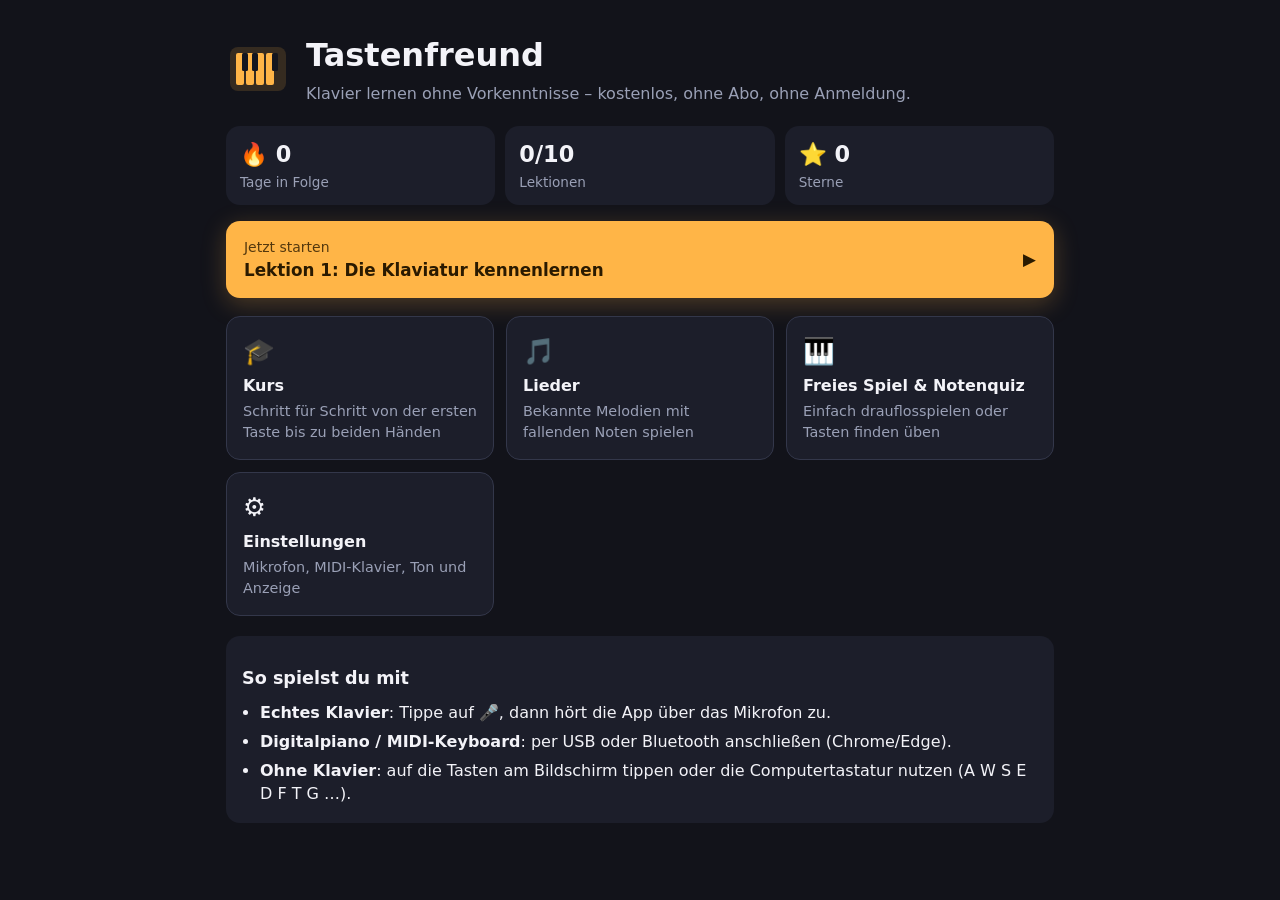
<file: index.html>
<!doctype html>
<html lang="de">
<head>
  <meta charset="utf-8">
  <meta name="viewport" content="width=device-width, initial-scale=1, viewport-fit=cover">
  <title>Tastenfreund – Klavier lernen</title>
  <meta name="description" content="Klavier lernen ohne Vorkenntnisse – kostenlos, ohne Abo, ohne Anmeldung.">
  <meta name="theme-color" content="#14161f">
  <link rel="manifest" href="manifest.webmanifest">
  <link rel="icon" href="icon.svg" type="image/svg+xml">
  <link rel="apple-touch-icon" href="icon.svg">
  <link rel="stylesheet" href="css/style.css">
</head>
<body>
<div id="app">

  <!-- ============ START ============ -->
  <section id="screen-home" class="screen">
    <div class="wrap">
      <header class="hero">
        <div class="logo" aria-hidden="true">
          <svg viewBox="0 0 64 64"><rect x="4" y="10" width="56" height="44" rx="8" fill="currentColor" opacity=".15"/><g fill="currentColor"><rect x="10" y="16" width="8" height="32" rx="2"/><rect x="20" y="16" width="8" height="32" rx="2"/><rect x="30" y="16" width="8" height="32" rx="2"/><rect x="40" y="16" width="8" height="32" rx="2"/></g><g fill="#14161f"><rect x="16" y="16" width="6" height="18" rx="1.5"/><rect x="26" y="16" width="6" height="18" rx="1.5"/><rect x="46" y="16" width="6" height="18" rx="1.5"/></g></svg>
        </div>
        <div>
          <h1>Tastenfreund</h1>
          <p class="muted">Klavier lernen ohne Vorkenntnisse – kostenlos, ohne Abo, ohne Anmeldung.</p>
        </div>
      </header>

      <div class="stats" id="home-stats"></div>

      <button class="cta" id="home-continue"></button>

      <div class="grid">
        <a class="card" href="#lessons">
          <span class="card-icon">🎓</span>
          <strong>Kurs</strong>
          <span class="muted">Schritt für Schritt von der ersten Taste bis zu beiden Händen</span>
        </a>
        <a class="card" href="#songs">
          <span class="card-icon">🎵</span>
          <strong>Lieder</strong>
          <span class="muted">Bekannte Melodien mit fallenden Noten spielen</span>
        </a>
        <a class="card" href="#free">
          <span class="card-icon">🎹</span>
          <strong>Freies Spiel &amp; Notenquiz</strong>
          <span class="muted">Einfach drauflosspielen oder Tasten finden üben</span>
        </a>
        <a class="card" href="#settings">
          <span class="card-icon">⚙️</span>
          <strong>Einstellungen</strong>
          <span class="muted">Mikrofon, MIDI-Klavier, Ton und Anzeige</span>
        </a>
      </div>

      <div class="info">
        <h2>So spielst du mit</h2>
        <ul>
          <li><b>Echtes Klavier</b>: Tippe auf 🎤, dann hört die App über das Mikrofon zu.</li>
          <li><b>Digitalpiano / MIDI-Keyboard</b>: per USB oder Bluetooth anschließen (Chrome/Edge).</li>
          <li><b>Ohne Klavier</b>: auf die Tasten am Bildschirm tippen oder die Computertastatur nutzen (A W S E D F T G …).</li>
        </ul>
      </div>
    </div>
  </section>

  <!-- ============ KURS ============ -->
  <section id="screen-lessons" class="screen">
    <div class="wrap">
      <header class="topbar"><a class="icon-btn" href="#home" aria-label="Zurück">←</a><h1>Kurs</h1></header>
      <p class="muted">Jede Lektion baut auf der vorherigen auf. Mit mindestens einem Stern schaltest du die nächste frei.</p>
      <ol class="list" id="lesson-list"></ol>
    </div>
  </section>

  <!-- ============ LIEDER ============ -->
  <section id="screen-songs" class="screen">
    <div class="wrap">
      <header class="topbar"><a class="icon-btn" href="#home" aria-label="Zurück">←</a><h1>Lieder</h1></header>
      <div class="chips" id="song-filter">
        <button class="chip active" data-level="0">Alle</button>
        <button class="chip" data-level="1">Leicht</button>
        <button class="chip" data-level="2">Mittel</button>
        <button class="chip" data-level="3">Beide Hände</button>
      </div>
      <ul class="list" id="song-list"></ul>
    </div>
  </section>

  <!-- ============ SPIELER ============ -->
  <section id="screen-player" class="screen player">
    <header class="player-bar">
      <div class="row">
        <button class="icon-btn" id="pl-back" aria-label="Zurück">←</button>
        <div class="pl-title"><strong id="pl-title"></strong><span id="pl-sub" class="muted"></span></div>
        <button class="icon-btn" id="pl-restart" title="Von vorne" aria-label="Von vorne">⟲</button>
        <button class="icon-btn primary" id="pl-play" title="Start/Pause (Leertaste)" aria-label="Start/Pause">▶</button>
      </div>
      <div class="row controls">
        <select id="pl-mode" title="Übungsmodus">
          <option value="wait">Warte-Modus</option>
          <option value="rhythm">Rhythmus-Modus</option>
        </select>
        <select id="pl-hands" title="Welche Hand übst du?">
          <option value="both">Beide Hände</option>
          <option value="R">Nur rechte Hand</option>
          <option value="L">Nur linke Hand</option>
        </select>
        <label class="tempo">Tempo <input type="range" id="pl-tempo" min="30" max="150" step="5" value="100"><span id="pl-tempo-val">100%</span></label>
        <button class="toggle" id="pl-metro" aria-pressed="false">Metronom</button>
        <button class="toggle" id="pl-demo">👂 Vorspielen</button>
        <button class="toggle" id="pl-mic" aria-pressed="false" title="Echtes Klavier über Mikrofon">🎤 Mikrofon</button>
      </div>
    </header>
    <div class="progress"><div id="pl-progress"></div></div>
    <div class="stage" id="pl-stage">
      <canvas id="pl-canvas"></canvas>
      <div class="hint" id="pl-hint"></div>
      <div class="score" id="pl-score"></div>
      <div class="feedback" id="pl-feedback"></div>
      <div class="countdown" id="pl-count"></div>

      <div class="overlay" id="pl-overlay" hidden>
        <div class="dialog" id="pl-dialog"></div>
      </div>
    </div>
    <div class="kb" id="pl-keyboard"></div>
    <div class="input-status" id="pl-input"></div>
  </section>

  <!-- ============ FREIES SPIEL ============ -->
  <section id="screen-free" class="screen player">
    <header class="player-bar">
      <div class="row">
        <a class="icon-btn" href="#home" aria-label="Zurück">←</a>
        <div class="pl-title"><strong>Freies Spiel</strong><span class="muted">Spiel einfach los</span></div>
        <button class="toggle" id="fr-quiz">🎯 Notenquiz</button>
      </div>
    </header>
    <div class="stage free-stage">
      <div class="free-display">
        <div class="free-note" id="fr-note">♪</div>
        <div class="free-sub muted" id="fr-sub">Drücke eine Taste</div>
        <div class="quiz-bar" id="fr-quizbar" hidden></div>
      </div>
    </div>
    <div class="kb" id="fr-keyboard"></div>
    <div class="input-status" id="fr-input"></div>
  </section>

  <!-- ============ EINSTELLUNGEN ============ -->
  <section id="screen-settings" class="screen">
    <div class="wrap">
      <header class="topbar"><a class="icon-btn" href="#home" aria-label="Zurück">←</a><h1>Einstellungen</h1></header>

      <div class="setting">
        <div><strong>Lautstärke</strong><span class="muted">Ton der App</span></div>
        <input type="range" id="st-volume" min="0" max="100" step="5">
      </div>
      <div class="setting">
        <div><strong>Notennamen auf den Tasten</strong><span class="muted">Hilft am Anfang beim Orientieren</span></div>
        <select id="st-labels">
          <option value="all">Alle weißen Tasten</option>
          <option value="c">Nur C</option>
          <option value="none">Aus</option>
        </select>
      </div>
      <div class="setting">
        <div><strong>Computertasten anzeigen</strong><span class="muted">Zeigt z. B. „A“ auf der Taste C</span></div>
        <input type="checkbox" id="st-keyhints" class="switch">
      </div>

      <h2>Digitalpiano / MIDI</h2>
      <div class="setting">
        <div><strong>MIDI-Gerät verbinden</strong><span class="muted" id="st-midi-status">Nicht verbunden</span></div>
        <button class="btn" id="st-midi">Verbinden</button>
      </div>
      <div class="setting">
        <div><strong>App-Ton bei MIDI-Eingabe</strong><span class="muted">Einschalten, wenn dein Keyboard selbst keinen Lautsprecher hat</span></div>
        <input type="checkbox" id="st-midisound" class="switch">
      </div>

      <h2>Echtes Klavier (Mikrofon)</h2>
      <div class="setting">
        <div><strong>Mikrofon-Test</strong><span class="muted" id="st-mic-status">Spiele einen Ton – die App zeigt, was sie hört</span></div>
        <button class="btn" id="st-mic">Mikrofon starten</button>
      </div>
      <div class="mic-meter"><div id="st-mic-level"></div><span id="st-mic-note">–</span></div>
      <div class="setting" style="margin-top:8px">
        <div><strong>Empfindlichkeit</strong><span class="muted">Niedrig bei lauter Umgebung, hoch bei leisem Klavier oder weit entferntem Laptop</span></div>
        <select id="st-micsens">
          <option value="1">Niedrig</option>
          <option value="2">Normal</option>
          <option value="3">Hoch</option>
        </select>
      </div>
      <div class="setting">
        <div><strong>Klavier einmessen</strong><span class="muted" id="st-tune-status"></span></div>
        <button class="btn" id="st-tune">Einmessen</button>
      </div>
      <div class="setting">
        <div><strong>Mikrofon automatisch starten</strong><span class="muted">Für echte Klaviere: Mikrofon bei jeder Übung einschalten</span></div>
        <input type="checkbox" id="st-micauto" class="switch">
      </div>
      <p class="muted small">Tipp: Das Mikrofon erkennt am zuverlässigsten einzelne Töne. Spiele am Anfang langsam und deutlich. Akkorde werden im Mikrofon-Modus als „richtig“ gezählt, sobald einer ihrer Töne erkannt wird.</p>

      <h2>Fortschritt</h2>
      <div class="setting">
        <div><strong>Fortschritt zurücksetzen</strong><span class="muted">Löscht Sterne, Lektionen und Serie auf diesem Gerät</span></div>
        <button class="btn danger" id="st-reset">Zurücksetzen</button>
      </div>
      <p class="muted small">Dein Fortschritt wird nur lokal in diesem Browser gespeichert. Es gibt kein Konto, keine Werbung und kein Abo.</p>
    </div>
  </section>
</div>

<div class="toast" id="toast" hidden></div>

<script src="js/music.js"></script>
<script src="js/synth.js"></script>
<script src="js/storage.js"></script>
<script src="js/keyboard.js"></script>
<script src="js/input.js"></script>
<script src="js/songs.js"></script>
<script src="js/lessons.js"></script>
<script src="js/player.js"></script>
<script src="js/freeplay.js"></script>
<script src="js/app.js"></script>
</body>
</html>
</file>
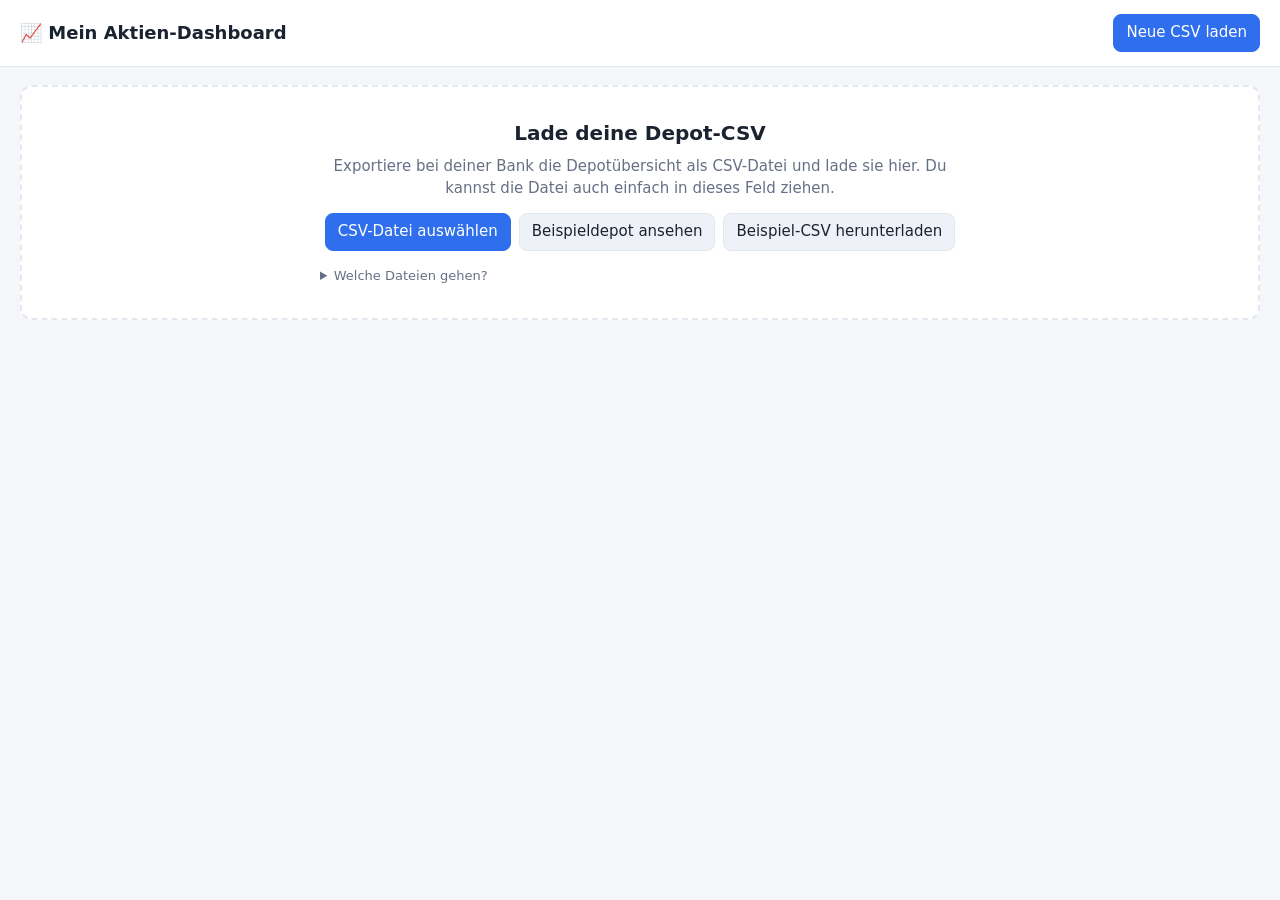
<file: aktien/index.html>
<!doctype html>
<html lang="de">
<head>
<meta charset="utf-8">
<meta name="viewport" content="width=device-width, initial-scale=1">
<title>Mein Aktien-Dashboard</title>
<style>
  :root {
    --bg: #f4f6f9; --panel: #ffffff; --text: #1b2330; --muted: #667085;
    --line: #e3e7ee; --accent: #2f6fed; --up: #12924f; --down: #d0343a; --chip: #eef2f8;
  }
  @media (prefers-color-scheme: dark) {
    :root {
      --bg: #10141b; --panel: #181e28; --text: #e6eaf0; --muted: #98a2b3;
      --line: #273041; --accent: #5b8cff; --up: #3ccf7f; --down: #ff6369; --chip: #212a38;
    }
  }
  * { box-sizing: border-box; }
  body { margin: 0; font: 15px/1.45 system-ui, -apple-system, "Segoe UI", Roboto, sans-serif; background: var(--bg); color: var(--text); }
  header { display: flex; flex-wrap: wrap; align-items: center; gap: 10px; padding: 14px 20px; background: var(--panel);
           border-bottom: 1px solid var(--line); position: sticky; top: 0; z-index: 5; }
  header h1 { font-size: 18px; margin: 0 auto 0 0; }
  header .stand { color: var(--muted); font-size: 13px; }
  button, .btn { font: inherit; border: 1px solid var(--line); background: var(--chip); color: var(--text);
                 padding: 7px 12px; border-radius: 8px; cursor: pointer; text-decoration: none; display: inline-block; }
  .primary { background: var(--accent) !important; border-color: var(--accent) !important; color: #fff !important; }
  main { padding: 18px 20px 40px; max-width: 1300px; margin: 0 auto; }
  .banner { padding: 10px 14px; border-radius: 10px; margin-bottom: 14px; border: 1px solid var(--line); background: var(--panel); }
  .banner.ok { border-color: var(--up); background: color-mix(in srgb, var(--up) 10%, var(--panel)); }
  .banner.err { border-color: var(--down); background: color-mix(in srgb, var(--down) 10%, var(--panel)); }
  .tiles { display: grid; grid-template-columns: repeat(auto-fit, minmax(200px, 1fr)); gap: 12px; margin-bottom: 16px; }
  .tile { background: var(--panel); border: 1px solid var(--line); border-radius: 12px; padding: 14px 16px; }
  .tile .label { color: var(--muted); font-size: 13px; }
  .tile .value { font-size: 22px; font-weight: 650; margin-top: 4px; font-variant-numeric: tabular-nums; }
  .tile .sub { font-size: 13px; margin-top: 2px; font-variant-numeric: tabular-nums; }
  .panel { background: var(--panel); border: 1px solid var(--line); border-radius: 12px; overflow: hidden; }
  .panel h2 { font-size: 15px; margin: 0; padding: 10px 16px; border-bottom: 1px solid var(--line); display: flex; flex-wrap: wrap; align-items: center; gap: 8px; }
  .tabs { display: flex; gap: 6px; margin-left: auto; }
  .tabs button { padding: 3px 10px; font-size: 13px; }
  .tabs button.on { background: var(--accent); border-color: var(--accent); color: #fff; }
  .tablewrap { overflow-x: auto; }
  table { width: 100%; border-collapse: collapse; font-variant-numeric: tabular-nums; }
  th, td { padding: 9px 12px; text-align: right; white-space: nowrap; border-bottom: 1px solid var(--line); }
  th { font-size: 12px; color: var(--muted); font-weight: 600; cursor: pointer; user-select: none; }
  th:first-child, td:first-child { text-align: left; white-space: normal; min-width: 180px; }
  tbody tr:hover { background: var(--chip); }
  .sym { font-weight: 650; }
  .small { color: var(--muted); font-size: 12px; display: block; }
  .kind { font-size: 11px; background: var(--chip); border-radius: 4px; padding: 0 5px; margin-left: 6px; color: var(--muted); }
  .bar { height: 4px; background: var(--chip); border-radius: 2px; margin-top: 3px; }
  .bar i { display: block; height: 100%; background: var(--accent); border-radius: 2px; }
  .up { color: var(--up); } .down { color: var(--down); }
  .drop { border: 2px dashed var(--line); border-radius: 12px; padding: 32px 20px; text-align: center; background: var(--panel); margin-bottom: 16px; }
  .drop.over { border-color: var(--accent); }
  .drop h2 { margin: 0 0 8px; font-size: 20px; }
  .drop p { color: var(--muted); max-width: 620px; margin: 8px auto; }
  .drop .row { display: flex; gap: 8px; justify-content: center; flex-wrap: wrap; margin-top: 14px; }
  code { background: var(--chip); padding: 1px 5px; border-radius: 5px; }
  details { margin: 16px auto 0; color: var(--muted); font-size: 13px; text-align: left; max-width: 640px; }
  .hidden { display: none !important; }
  @media (max-width: 600px) { header { padding: 12px 16px; } main { padding: 14px 16px 32px; } }
</style>
</head>
<body>
<header>
  <h1>📈 Mein Aktien-Dashboard</h1>
  <span id="stand" class="stand"></span>
  <label class="btn primary" for="csvInput">Neue CSV laden</label>
  <input id="csvInput" type="file" accept=".csv,.txt,text/csv" class="hidden">
</header>

<main>
  <div id="banner" class="banner hidden"></div>

  <div id="drop" class="drop">
    <h2>Lade deine Depot-CSV</h2>
    <p>Exportiere bei deiner Bank die Depotübersicht als CSV-Datei und lade sie hier.
       Du kannst die Datei auch einfach in dieses Feld ziehen.</p>
    <div class="row">
      <label class="btn primary" for="csvInput">CSV-Datei auswählen</label>
      <button id="demo">Beispieldepot ansehen</button>
      <button id="dlExample">Beispiel-CSV herunterladen</button>
    </div>
    <details>
      <summary>Welche Dateien gehen?</summary>
      <ul>
        <li>Depot-Exporte deutscher Banken (z. B. mit den Spalten <code>Name</code>, <code>WKN</code>, <code>Stück</code>, <code>Einstandskurs</code>, <code>Kurs</code>). Infozeilen über der Tabelle sind kein Problem.</li>
        <li>Eigene Listen gehen auch. Wichtig sind die Spalten <code>WKN</code>, <code>ISIN</code> oder <code>Symbol</code>, dazu <code>Anzahl</code>, <code>Kaufkurs</code> und <code>Kurs</code>.</li>
        <li>Zahlen dürfen deutsch geschrieben sein (<code>1.234,56</code>).</li>
        <li>Deine Datei bleibt auf deinem Gerät. Nichts wird ins Internet geschickt.</li>
      </ul>
    </details>
  </div>

  <section id="tiles" class="tiles hidden"></section>

  <section id="table" class="panel hidden">
    <h2>Depot <span id="count" class="small" style="display:inline"></span>
      <span class="tabs" id="tabs">
        <button data-f="all" class="on">Alle</button><button data-f="aktie">Aktien</button><button data-f="etf">ETFs &amp; Fonds</button>
      </span>
    </h2>
    <div class="tablewrap">
      <table>
        <thead><tr>
          <th data-k="name">Wertpapier</th>
          <th data-k="qty">Stück</th>
          <th data-k="buy">Kaufkurs</th>
          <th data-k="price">Kurs</th>
          <th data-k="dp">Heute</th>
          <th data-k="value">Wert</th>
          <th data-k="share">Anteil</th>
          <th data-k="pl">Gewinn/Verlust</th>
          <th data-k="plp">in %</th>
        </tr></thead>
        <tbody id="rows"></tbody>
      </table>
    </div>
  </section>
</main>

<script>
(() => {
  const $ = id => document.getElementById(id);
  const store = {
    get(k, d) { try { const v = localStorage.getItem(k); return v === null ? d : JSON.parse(v); } catch { return d; } },
    set(k, v) { try { localStorage.setItem(k, JSON.stringify(v)); } catch {} }
  };
  // Alte Einträge der Finnhub-Version aufräumen
  try { localStorage.removeItem('aktien.key'); } catch {}

  let depot = store.get('aktien.depot', null);          // { items: [...], stand: '...', file: '...' }
  let sort = store.get('aktien.sort2', { k: 'value', dir: -1 });
  let filter = 'all';

  const EXAMPLE_CSV = 'Name;WKN;Gattung;Stück;Einstandskurs;Kurs;Datum/Uhrzeit;Entwicklung prozentual (Heute)\n' +
    'Apple;865985;Aktie;10;150,00;205,40;24.11.2026 17:30:00;0,45\n' +
    'Siemens;723610;Aktie;8;120,50;210,10;24.11.2026 17:30:00;-0,62\n' +
    'Allianz;840400;Aktie;5;210,00;365,20;24.11.2026 17:30:00;0,18\n' +
    'MSCI World ETF;A0RPWH;ETF;40;65,30;102,85;24.11.2026 17:30:00;0,31\n' +
    'Emerging Markets ETF;A12GVR;ETF;30;45,10;52,40;24.11.2026 17:30:00;-0,25\n';

  // Lesbare Namen für bekannte WKNs (Bank-Exporte kürzen Namen oft stark ab)
  const NAMES = {
    '865985': 'Apple', 'A1CX3T': 'Tesla', '552484': 'Netflix', '870747': 'Microsoft', '918422': 'NVIDIA', '906866': 'Amazon',
    'A14Y6F': 'Alphabet A', 'A14Y6H': 'Alphabet C', 'A1JWVX': 'Meta Platforms', '863186': 'AMD', 'A2QA4J': 'Palantir',
    '888024': 'Intuitive Surgical', 'A40PW4': 'BlackRock', 'A3D7VW': 'Linde', 'A2QMYY': 'Hims & Hers', 'A3CVQC': 'Robinhood',
    'A419CG': 'Rocket Lab', '722713': 'Strategy', 'A3CL8W': 'AST SpaceMobile', 'A41986': 'Galaxy Digital', 'A2PSR2': 'BioNTech',
    'A1J4U4': 'ASML', '916018': 'British American Tobacco', 'A1138D': 'Tencent', 'A41NM1': 'Unilever', '850727': 'TotalEnergies',
    '850663': 'Coca-Cola', '851995': 'PepsiCo', 'A0NC7B': 'Visa', 'A0YJQ2': 'Berkshire Hathaway B', '850628': 'JPMorgan Chase',
    '855681': 'Intel', 'A2JG9Z': 'Broadcom', 'A2QP7J': 'Coinbase', 'A2PHHG': 'Uber', 'A14TJP': 'Shopify', '855686': 'Walt Disney',
    '856958': "McDonald's", '853260': 'Johnson & Johnson', '852009': 'Pfizer', 'A3EU6F': 'Novo Nordisk', 'A117ME': 'Alibaba',
    '716460': 'SAP', '723610': 'Siemens', 'ENER6Y': 'Siemens Energy', '840400': 'Allianz', '843002': 'Münchener Rück',
    '514000': 'Deutsche Bank', '555750': 'Deutsche Telekom', 'ENAG99': 'E.ON', 'BASF11': 'BASF', 'BAY001': 'Bayer', '519000': 'BMW',
    '710000': 'Mercedes-Benz', '766403': 'Volkswagen Vz.', '623100': 'Infineon', 'A1EWWW': 'adidas', 'A1ML7J': 'Vonovia',
    '547030': 'CTS Eventim', 'A2LQ88': 'Auto1', 'A2YN90': 'TeamViewer', '716563': 'Sartorius Vz.', '938914': 'Airbus',
    '853292': 'LVMH', '860180': 'Schneider Electric', 'A0M46B': 'Iberdrola', 'A41NML': 'Magnum Ice Cream', '891624': 'SoftBank',
    'A42SXH': 'Anthropic'
  };

  // ---------- CSV lesen ----------
  function parseNum(s) {
    if (s == null) return NaN;
    s = String(s).trim().replace(/[€$%\s]/g, '');
    if (!s) return NaN;
    if (s.includes(',') && s.includes('.')) {
      s = s.lastIndexOf(',') > s.lastIndexOf('.') ? s.replace(/\./g, '').replace(',', '.') : s.replace(/,/g, '');
    } else if (s.includes(',')) s = s.replace(',', '.');
    return parseFloat(s);
  }
  function splitLine(line, sep) {
    const out = []; let cur = '', q = false;
    for (let i = 0; i < line.length; i++) {
      const c = line[i];
      if (c === '"') { if (q && line[i + 1] === '"') { cur += '"'; i++; } else q = !q; }
      else if (c === sep && !q) { out.push(cur); cur = ''; }
      else cur += c;
    }
    out.push(cur);
    return out.map(x => x.trim());
  }
  // Spalten, die per "enthält" erkannt werden (Reihenfolge = Priorität)
  const COLS = [
    ['isin',   ['isin']],
    ['wkn',    ['wkn']],
    ['symbol', ['symbol', 'ticker', 'kürzel', 'kuerzel']],
    ['qty',    ['anzahl', 'stück', 'stueck', 'stk', 'menge', 'nominal', 'shares', 'quantity', 'bestand']],
    ['buy',    ['einstandskurs', 'kaufkurs', 'einstand', 'kaufpreis', 'durchschnitt', 'avg']],
    ['name',   ['name', 'bezeichnung', 'wertpapier', 'unternehmen', 'titel']]
  ];
  // Spalten, die exakt so heißen müssen
  const EXACT = [
    ['price',  ['kurs', 'aktueller kurs', 'kurs in eur', 'letzter kurs', 'kurs (eur)', 'akt. kurs', 'preis']],
    ['cur',    ['kurs währung/prozent', 'kurs währung', 'kurswährung', 'währung']],
    ['time',   ['datum/uhrzeit', 'kursdatum', 'kurszeit', 'datum']],
    ['dayAbs', ['entwicklung absolut (heute)']],
    ['dayPct', ['entwicklung prozentual (heute)', 'heute %', 'veränderung %']],
    ['value',  ['gesamtwert', 'kurswert', 'marktwert', 'wert']],
    ['kind',   ['gattung', 'wertpapierart', 'typ', 'art']]
  ];
  const ISIN_RE = /^[A-Z]{2}[A-Z0-9]{9}\d$/, WKN_RE = /^[A-Z0-9]{6}$/, TICKER_RE = /^[A-Z0-9][A-Z0-9.\-]{0,11}$/;

  function detectSep(line) {
    return [';', '\t', ',', '|'].sort((a, b) => splitLine(line, b).length - splitLine(line, a).length)[0];
  }
  function mapHeader(cells) {
    const head = cells.map(x => x.toLowerCase().replace(/\s+/g, ' ').trim());
    const idx = {}, used = new Set();
    for (const [k, names] of COLS) {
      idx[k] = head.findIndex((x, i) => !used.has(i) && x && names.some(n => x.includes(n)));
      if (idx[k] >= 0) used.add(idx[k]);
    }
    for (const [k, names] of EXACT) {
      idx[k] = head.findIndex((x, i) => !used.has(i) && names.includes(x));
      if (idx[k] >= 0) used.add(idx[k]);
    }
    return idx;
  }
  function parseCSV(text) {
    const lines = text.replace(/^\ufeff/, '').split(/\r\n|\n|\r/).filter(l => l.replace(/[;,\t|"\s]/g, ''));
    if (!lines.length) throw new Error('Die Datei ist leer.');
    let hi = -1, sep, idx;
    for (let i = 0; i < Math.min(lines.length, 40); i++) {
      const sp = detectSep(lines[i]), m = mapHeader(splitLine(lines[i], sp));
      if (m.symbol >= 0 || m.isin >= 0 || m.wkn >= 0) { hi = i; sep = sp; idx = m; break; }
    }
    if (hi < 0) throw new Error('In der Datei wurde keine Spalte „WKN“, „ISIN“ oder „Symbol“ gefunden. Ist das wirklich die Depotübersicht als CSV?');
    // Exportdatum aus den Infozeilen über der Tabelle (falls vorhanden)
    let stand = '';
    for (let i = 0; i < hi; i++) {
      const m = lines[i].match(/(\d{2}\.\d{2}\.\d{4}),?\s*(\d{2}:\d{2})/);
      if (m) { stand = m[1] + ' ' + m[2]; break; }
    }
    const get = (c, k) => idx[k] >= 0 ? (c[idx[k]] || '').trim() : '';
    const map = new Map();
    for (const line of lines.slice(hi + 1)) {
      const c = splitLine(line, sep);
      let symbol = get(c, 'symbol').toUpperCase(), isin = get(c, 'isin').toUpperCase(), wkn = get(c, 'wkn').toUpperCase();
      if (ISIN_RE.test(symbol)) { isin = isin || symbol; symbol = ''; }
      if (symbol && !TICKER_RE.test(symbol)) symbol = '';
      if (!ISIN_RE.test(isin)) isin = '';
      if (!WKN_RE.test(wkn)) wkn = '';
      const id = wkn || isin || symbol;
      if (!id) continue;                                         // Summen- und Leerzeilen überspringen
      const qty = parseNum(get(c, 'qty')), buy = parseNum(get(c, 'buy'));
      let price = parseNum(get(c, 'price'));
      const value = parseNum(get(c, 'value'));
      if (!isFinite(price) && isFinite(value) && qty) price = value / qty;
      const it = {
        id, wkn, isin, symbol, qty, buy, price,
        name: NAMES[wkn] || get(c, 'name') || id,
        rawName: get(c, 'name'),
        cur: (get(c, 'cur') || 'EUR').toUpperCase().replace(/[^A-Z]/g, '') || 'EUR',
        time: get(c, 'time'),
        dayAbs: parseNum(get(c, 'dayAbs')), dayPct: parseNum(get(c, 'dayPct')),
        kind: get(c, 'kind')
      };
      const prev = map.get(id);
      if (prev && isFinite(qty) && isFinite(prev.qty)) {          // gleiche Position mehrfach -> zusammenfassen
        const tq = prev.qty + qty;
        if (isFinite(buy) && isFinite(prev.buy)) prev.buy = (prev.buy * prev.qty + buy * qty) / tq;
        if (isFinite(it.dayAbs) && isFinite(prev.dayAbs)) prev.dayAbs += it.dayAbs;
        prev.qty = tq;
      } else map.set(id, it);
    }
    const items = [...map.values()];
    if (!items.length) throw new Error('Die Kopfzeile wurde gefunden, aber darunter stehen keine Wertpapiere.');
    if (!stand) {
      const t = items.map(i => i.time).filter(Boolean).sort((a, b) => toDate(b) - toDate(a))[0];
      if (t) stand = t.replace(/:\d{2}$/, '');
    }
    return { items, stand };
  }
  function toDate(s) {
    const m = String(s).match(/(\d{2})\.(\d{2})\.(\d{4})\s*(\d{2})?:?(\d{2})?/);
    return m ? new Date(+m[3], m[2] - 1, +m[1], +(m[4] || 0), +(m[5] || 0)) : new Date(0);
  }
  function decode(buf) {
    const b = new Uint8Array(buf);
    if (b[0] === 0x50 && b[1] === 0x4B) throw new Error('Das ist eine Excel-Datei (.xlsx). Bitte in Excel „Speichern unter → CSV (Trennzeichen-getrennt)“ wählen, oder bei der Bank direkt als CSV exportieren.');
    if (b[0] === 0xFF && b[1] === 0xFE) return new TextDecoder('utf-16le').decode(buf);
    try { return new TextDecoder('utf-8', { fatal: true }).decode(buf); }
    catch { return new TextDecoder('windows-1252').decode(buf); }
  }

  function useDepot(text, file) {
    try {
      const d = parseCSV(text);
      depot = { ...d, file };
      store.set('aktien.depot', depot);
      const noPrice = depot.items.filter(i => !isFinite(i.price)).length;
      if (noPrice === depot.items.length) setBanner(`${depot.items.length} Wertpapiere geladen, aber in der Datei steht kein aktueller Kurs. Bitte bei der Bank die Depotübersicht mit der Spalte „Kurs“ exportieren.`, 'err');
      else if (noPrice) setBanner(`✓ ${depot.items.length} Wertpapiere geladen. Bei ${noPrice} davon fehlt der Kurs in der Datei.`, 'err');
      else setBanner(`✓ ${depot.items.length} Wertpapiere aus „${file}“ geladen.`, 'ok');
      render();
    } catch (e) { setBanner(e.message, 'err'); }
  }
  function loadFile(f) {
    const r = new FileReader();
    r.onerror = () => setBanner('Die Datei konnte nicht gelesen werden.', 'err');
    r.onload = () => { try { useDepot(decode(r.result), f.name); } catch (e) { setBanner(e.message, 'err'); } };
    r.readAsArrayBuffer(f);
  }
  $('csvInput').onchange = e => { if (e.target.files[0]) loadFile(e.target.files[0]); e.target.value = ''; };
  const drop = $('drop');
  ['dragover', 'dragenter'].forEach(ev => document.addEventListener(ev, e => { e.preventDefault(); drop.classList.add('over'); }));
  ['dragleave', 'drop'].forEach(ev => document.addEventListener(ev, e => { e.preventDefault(); drop.classList.remove('over'); }));
  document.addEventListener('drop', e => { const f = e.dataTransfer.files[0]; if (f) loadFile(f); });
  $('demo').onclick = () => useDepot(EXAMPLE_CSV, 'Beispieldepot');
  $('dlExample').onclick = () => {
    const a = document.createElement('a');
    a.href = URL.createObjectURL(new Blob(['\ufeff' + EXAMPLE_CSV], { type: 'text/csv;charset=utf-8' }));
    a.download = 'beispiel.csv'; a.click(); setTimeout(() => URL.revokeObjectURL(a.href), 1000);
  };

  // ---------- Anzeige ----------
  const fmt = (n, cur, d = 2) => !isFinite(n) ? '–' :
    n.toLocaleString('de-DE', { minimumFractionDigits: d, maximumFractionDigits: d }) + (cur ? ' ' + (cur === 'EUR' ? '€' : cur) : '');
  const signed = (n, cur) => !isFinite(n) ? '–' : (n > 0 ? '+' : '') + fmt(n, cur);
  const pct = n => !isFinite(n) ? '–' : (n > 0 ? '+' : '') + fmt(n) + ' %';
  const cls = n => !isFinite(n) || n === 0 ? '' : n > 0 ? 'up' : 'down';
  const esc = s => String(s ?? '').replace(/[&<>"']/g, c => ({ '&': '&amp;', '<': '&lt;', '>': '&gt;', '"': '&quot;', "'": '&#39;' }[c]));
  const isEtf = i => /etf|fonds|etc|zertifikat/i.test(i.kind || '') || /\bETF\b|UCITS|UETF/i.test(i.rawName || '');
  function setBanner(msg, kind) { const b = $('banner'); b.textContent = msg; b.className = 'banner' + (kind ? ' ' + kind : '') + (msg ? '' : ' hidden'); }

  function rows() {
    const list = depot.items.map(i => {
      const value = i.price * i.qty, cost = i.buy * i.qty;
      const dayAbs = isFinite(i.dayAbs) ? i.dayAbs : (isFinite(i.dayPct) ? value * i.dayPct / (100 + i.dayPct) : NaN);
      return { ...i, value, cost, dayAbs, dp: i.dayPct, pl: value - cost, plp: (i.price / i.buy - 1) * 100, etf: isEtf(i) };
    });
    const total = list.reduce((s, r) => s + (isFinite(r.value) ? r.value : 0), 0);
    list.forEach(r => { r.share = r.value / total * 100; });
    return list;
  }
  function sum(list) {
    const t = { value: 0, cost: 0, day: 0, n: 0 };
    for (const r of list) if (isFinite(r.value)) {
      t.value += r.value; t.n++;
      if (isFinite(r.cost)) t.cost += r.cost;
      if (isFinite(r.dayAbs)) t.day += r.dayAbs;
    }
    return t;
  }

  function render() {
    const has = !!(depot && depot.items && depot.items.length);
    $('drop').classList.toggle('hidden', has);
    $('tiles').classList.toggle('hidden', !has);
    $('table').classList.toggle('hidden', !has);
    $('stand').textContent = has && depot.stand ? `Kurse vom ${depot.stand} Uhr` : '';
    if (!has) return;

    const all = rows(), t = sum(all);
    const etfs = all.filter(r => r.etf), stocks = all.filter(r => !r.etf);
    const te = sum(etfs), ts = sum(stocks);
    const withDay = all.filter(r => isFinite(r.dp)).sort((a, b) => b.dp - a.dp);
    const best = withDay[0], worst = withDay[withDay.length - 1];
    $('tiles').innerHTML = `
      <div class="tile"><div class="label">Depotwert</div><div class="value">${fmt(t.value, 'EUR')}</div>
        <div class="sub" style="color:var(--muted)">${all.length} Wertpapiere</div></div>
      <div class="tile"><div class="label">Heute</div><div class="value ${cls(t.day)}">${signed(t.day, 'EUR')}</div>
        <div class="sub ${cls(t.day)}">${pct(t.day / (t.value - t.day) * 100)}</div></div>
      <div class="tile"><div class="label">Gewinn/Verlust seit Kauf</div><div class="value ${cls(t.value - t.cost)}">${t.cost ? signed(t.value - t.cost, 'EUR') : '–'}</div>
        <div class="sub ${cls(t.value - t.cost)}">${t.cost ? pct((t.value / t.cost - 1) * 100) : ''}</div></div>
      <div class="tile"><div class="label">Aufteilung</div>
        <div class="sub" style="margin-top:8px">Aktien: <b>${fmt(ts.value, 'EUR', 0)}</b> (${fmt(ts.value / t.value * 100, '', 0)} %)</div>
        <div class="sub">ETFs &amp; Fonds: <b>${fmt(te.value, 'EUR', 0)}</b> (${fmt(te.value / t.value * 100, '', 0)} %)</div></div>
      <div class="tile"><div class="label">Bester / schwächster Wert heute</div>
        <div class="sub" style="margin-top:8px">${best ? `<b>${esc(best.name)}</b> <span class="${cls(best.dp)}">${pct(best.dp)}</span>` : '–'}</div>
        <div class="sub">${worst && worst !== best ? `<b>${esc(worst.name)}</b> <span class="${cls(worst.dp)}">${pct(worst.dp)}</span>` : ''}</div></div>`;

    let list = filter === 'etf' ? etfs : filter === 'aktie' ? stocks : all;
    $('count').textContent = `(${list.length})`;
    list = list.slice().sort((a, b) => {
      const x = a[sort.k], y = b[sort.k];
      if (typeof x === 'string') return x.localeCompare(y, 'de') * sort.dir;
      return ((isFinite(x) ? x : -Infinity) - (isFinite(y) ? y : -Infinity)) * sort.dir;
    });
    document.querySelectorAll('th').forEach(th => {
      th.textContent = th.textContent.replace(/ [▲▼]$/, '') + (th.dataset.k === sort.k ? (sort.dir > 0 ? ' ▲' : ' ▼') : '');
    });
    const maxShare = Math.max(...all.map(r => isFinite(r.share) ? r.share : 0));
    $('rows').innerHTML = list.map(r => `
      <tr>
        <td><span class="sym">${esc(r.name)}</span>${r.etf ? '<span class="kind">ETF</span>' : ''}
          <span class="small">${esc([r.wkn && 'WKN ' + r.wkn, r.isin, r.symbol].filter(Boolean).join(' · '))}</span></td>
        <td>${fmt(r.qty, '', r.qty % 1 ? 3 : 0)}</td>
        <td>${fmt(r.buy, r.cur)}</td>
        <td><b>${fmt(r.price, r.cur)}</b>${r.time ? `<span class="small">${esc(r.time.replace(/^(\d\d\.\d\d)\.\d{4}\s+(\d\d:\d\d).*/, '$1. $2'))}</span>` : ''}</td>
        <td class="${cls(r.dp)}">${pct(r.dp)}</td>
        <td>${fmt(r.value, r.cur)}</td>
        <td>${fmt(r.share, '', 1)} %<div class="bar"><i style="width:${isFinite(r.share) ? r.share / maxShare * 100 : 0}%"></i></div></td>
        <td class="${cls(r.pl)}">${signed(r.pl, r.cur)}</td>
        <td class="${cls(r.plp)}">${pct(r.plp)}</td>
      </tr>`).join('');
  }

  document.querySelector('thead').onclick = e => {
    const k = e.target.closest('th')?.dataset.k; if (!k) return;
    sort = { k, dir: sort.k === k ? -sort.dir : (k === 'name' ? 1 : -1) };
    store.set('aktien.sort2', sort); render();
  };
  $('tabs').onclick = e => {
    const b = e.target.closest('button'); if (!b) return;
    filter = b.dataset.f;
    document.querySelectorAll('#tabs button').forEach(x => x.classList.toggle('on', x === b));
    render();
  };

  render();
  if (depot && depot.items) setBanner(`Zuletzt geladen: „${depot.file}“. Für neue Kurse einfach eine frische CSV von deiner Bank laden.`, '');
})();
</script>
</body>
</html>
</file>
<file: css/style.css>
:root {
  --bg: #12131a;
  --panel: #1c1e2a;
  --panel-2: #262938;
  --line: #33374a;
  --text: #f3f3f8;
  --muted: #9aa0b6;
  --accent: #ffb547;
  --accent-ink: #2a1a00;
  --rh: #3ddc97;
  --lh: #6aa8ff;
  --bad: #ff5c6c;
  --gold: #ffd25e;
  --radius: 14px;
  --kbh: clamp(110px, 24vh, 230px);
  color-scheme: dark;
}

* { box-sizing: border-box; }
html, body { margin: 0; height: 100%; }
body {
  background: var(--bg);
  color: var(--text);
  font: 16px/1.45 system-ui, -apple-system, "Segoe UI", Roboto, sans-serif;
  -webkit-tap-highlight-color: transparent;
  overscroll-behavior: none;
}
a { color: inherit; text-decoration: none; }
h1 { font-size: 1.6rem; margin: 0; }
h2 { font-size: 1.1rem; margin: 1.6rem 0 .6rem; }
.muted { color: var(--muted); }
.small { font-size: .85rem; }
button, select, input { font: inherit; color: inherit; }
button { cursor: pointer; }

.screen { display: none; min-height: 100%; }
.screen.active { display: block; }
.wrap { max-width: 860px; margin: 0 auto; padding: 20px 16px 48px; padding-top: max(20px, env(safe-area-inset-top)); }

/* ---------- Start ---------- */
.hero { display: flex; gap: 16px; align-items: center; margin: 12px 0 20px; }
.hero h1 { font-size: 2rem; }
.hero p { margin: 4px 0 0; }
.logo { width: 64px; height: 64px; color: var(--accent); flex: none; }
.logo svg { width: 100%; height: 100%; }

.stats { display: grid; grid-template-columns: repeat(3, 1fr); gap: 10px; margin-bottom: 16px; }
.stat { background: var(--panel); border-radius: var(--radius); padding: 12px 14px; }
.stat b { display: block; font-size: 1.4rem; }
.stat span { color: var(--muted); font-size: .85rem; }

.cta {
  width: 100%; border: 0; border-radius: var(--radius); padding: 16px 18px;
  background: var(--accent); color: var(--accent-ink); font-weight: 700; font-size: 1.05rem;
  text-align: left; display: flex; justify-content: space-between; align-items: center; gap: 12px;
  margin-bottom: 18px; box-shadow: 0 6px 24px rgba(255, 181, 71, .25);
}
.cta small { display: block; font-weight: 500; opacity: .8; }

.grid { display: grid; grid-template-columns: repeat(auto-fill, minmax(220px, 1fr)); gap: 12px; }
.card {
  background: var(--panel); border: 1px solid var(--line); border-radius: var(--radius);
  padding: 16px; display: flex; flex-direction: column; gap: 4px; transition: transform .12s, border-color .12s;
}
.card:hover { transform: translateY(-2px); border-color: var(--accent); }
.card-icon { font-size: 1.6rem; }
.card .muted { font-size: .9rem; }

.info { margin-top: 20px; background: var(--panel); border-radius: var(--radius); padding: 4px 16px 12px; }
.info ul { margin: 0; padding-left: 18px; }
.info li { margin: 6px 0; }

/* ---------- Listen ---------- */
.topbar { display: flex; align-items: center; gap: 12px; margin: 4px 0 14px; }
.icon-btn {
  min-width: 42px; height: 42px; border-radius: 12px; border: 1px solid var(--line);
  background: var(--panel); display: inline-grid; place-items: center; font-size: 1.2rem; padding: 0 10px; flex: none;
}
.icon-btn.primary { background: var(--accent); color: var(--accent-ink); border-color: transparent; font-weight: 700; }
.list { list-style: none; padding: 0; margin: 0; display: grid; gap: 10px; }
.item {
  display: flex; align-items: center; gap: 14px; background: var(--panel); border: 1px solid var(--line);
  border-radius: var(--radius); padding: 14px 16px; width: 100%; text-align: left;
}
.item:not(.locked):hover { border-color: var(--accent); }
.item.locked { opacity: .5; cursor: not-allowed; }
.item .num {
  width: 38px; height: 38px; border-radius: 50%; background: var(--panel-2);
  display: grid; place-items: center; font-weight: 700; flex: none;
}
.item.done .num { background: var(--rh); color: #062b1b; }
.item .body { flex: 1; min-width: 0; }
.item .body strong { display: block; }
.item .body span { color: var(--muted); font-size: .9rem; }
.stars { color: var(--gold); letter-spacing: 2px; white-space: nowrap; }
.stars .off { color: #474b5f; }
.badge { font-size: .75rem; padding: 2px 8px; border-radius: 99px; background: var(--panel-2); color: var(--muted); margin-left: 6px; vertical-align: middle; }

.chips { display: flex; gap: 8px; flex-wrap: wrap; margin-bottom: 14px; }
.chip { border: 1px solid var(--line); background: var(--panel); border-radius: 99px; padding: 6px 14px; }
.chip.active { background: var(--accent); color: var(--accent-ink); border-color: transparent; font-weight: 600; }

/* ---------- Spieler ---------- */
.screen.player.active { display: flex; flex-direction: column; height: 100vh; height: 100dvh; }
.player-bar { background: var(--panel); border-bottom: 1px solid var(--line); padding: 8px 10px; padding-top: max(8px, env(safe-area-inset-top)); }
.player-bar .row { display: flex; align-items: center; gap: 8px; }
.player-bar .row + .row { margin-top: 8px; }
.controls { overflow-x: auto; scrollbar-width: none; padding-bottom: 2px; }
.controls::-webkit-scrollbar { display: none; }
.controls > * { flex: none; }
.pl-title { flex: 1; min-width: 0; display: flex; flex-direction: column; line-height: 1.2; }
.pl-title strong, .pl-title span { white-space: nowrap; overflow: hidden; text-overflow: ellipsis; }
.pl-title span { font-size: .85rem; }
select, .toggle, .btn {
  background: var(--panel-2); border: 1px solid var(--line); border-radius: 10px; padding: 7px 10px; height: 38px;
}
.toggle[aria-pressed="true"] { background: var(--accent); color: var(--accent-ink); border-color: transparent; font-weight: 600; }
.toggle.on { background: var(--lh); color: #04142e; border-color: transparent; font-weight: 600; }
.tempo { display: flex; align-items: center; gap: 6px; background: var(--panel-2); border: 1px solid var(--line); border-radius: 10px; padding: 0 10px; height: 38px; font-size: .9rem; }
.tempo input { width: 100px; accent-color: var(--accent); }
.tempo span { width: 3.2em; text-align: right; font-variant-numeric: tabular-nums; }

.progress { height: 4px; background: var(--panel-2); }
.progress div { height: 100%; width: 0; background: var(--accent); transition: width .2s linear; }

.stage { position: relative; flex: 1; min-height: 120px; overflow: hidden; background: #0d0e14; }
.stage canvas { position: absolute; inset: 0; width: 100%; height: 100%; display: block; }
.hint {
  position: absolute; left: 50%; top: 12px; transform: translateX(-50%); pointer-events: none;
  background: rgba(20, 22, 31, .85); border: 1px solid var(--line); border-radius: 99px; padding: 6px 16px;
  font-weight: 600; white-space: nowrap; max-width: calc(100% - 24px); overflow: hidden; text-overflow: ellipsis;
}
.hint:empty { display: none; }
.score { position: absolute; right: 10px; top: 10px; background: rgba(20, 22, 31, .85); border: 1px solid var(--line); border-radius: 10px; padding: 4px 10px; font-variant-numeric: tabular-nums; text-align: right; pointer-events: none; font-size: .9rem; color: var(--muted); }
.score b { color: var(--text); font-size: 1.2rem; }
.feedback {
  position: absolute; left: 50%; bottom: 24px; transform: translateX(-50%); pointer-events: none;
  font-size: 1.6rem; font-weight: 800; opacity: 0; transition: opacity .25s;
  text-shadow: 0 2px 12px rgba(0, 0, 0, .6);
}
.feedback.show { opacity: 1; }
.feedback.good { color: var(--rh); }
.feedback.perfect { color: var(--gold); }
.feedback.bad { color: var(--bad); }
.countdown { position: absolute; inset: 0; display: grid; place-items: center; font-size: 5rem; font-weight: 800; color: rgba(255,255,255,.85); pointer-events: none; }
.countdown:empty { display: none; }

.overlay { position: absolute; inset: 0; background: rgba(10, 11, 16, .72); display: grid; place-items: center; padding: 16px; z-index: 5; backdrop-filter: blur(3px); }
.overlay[hidden] { display: none; }
.dialog {
  background: var(--panel); border: 1px solid var(--line); border-radius: 18px; padding: 22px;
  width: min(520px, 100%); max-height: 100%; overflow: auto; box-shadow: 0 20px 60px rgba(0,0,0,.5);
}
.dialog h2 { margin: 0 0 8px; font-size: 1.35rem; }
.dialog p { margin: 8px 0; }
.dialog .actions { display: flex; flex-wrap: wrap; gap: 10px; margin-top: 18px; }
.dialog .step-dots { display: flex; gap: 6px; margin-top: 14px; }
.dialog .step-dots i { width: 8px; height: 8px; border-radius: 50%; background: var(--line); }
.dialog .step-dots i.on { background: var(--accent); }
.btn-primary { background: var(--accent); color: var(--accent-ink); border: 0; border-radius: 12px; padding: 12px 20px; font-weight: 700; }
.btn-secondary { background: var(--panel-2); border: 1px solid var(--line); border-radius: 12px; padding: 12px 20px; }
.btn.danger { border-color: var(--bad); color: var(--bad); }
.result-stars { font-size: 3rem; color: var(--gold); letter-spacing: 6px; text-align: center; margin: 4px 0; }
.result-stars .off { color: #3a3e52; }
.result-score { text-align: center; font-size: 2.4rem; font-weight: 800; }
.result-grid { display: grid; grid-template-columns: repeat(3, 1fr); gap: 8px; margin-top: 12px; text-align: center; }
.result-grid div { background: var(--panel-2); border-radius: 10px; padding: 8px; }
.result-grid b { display: block; font-size: 1.2rem; }
.result-grid span { color: var(--muted); font-size: .8rem; }
.tip { background: var(--panel-2); border-left: 3px solid var(--accent); padding: 8px 12px; border-radius: 8px; font-size: .92rem; }
kbd { background: var(--panel-2); border: 1px solid var(--line); border-bottom-width: 2px; border-radius: 5px; padding: 0 5px; font-size: .85em; }

.input-status {
  background: var(--panel); border-top: 1px solid var(--line); font-size: .8rem; color: var(--muted);
  padding: 4px 10px; padding-bottom: max(4px, env(safe-area-inset-bottom)); display: flex; gap: 14px; flex-wrap: wrap;
}
.input-status .on { color: var(--rh); }
.input-status button { background: none; border: 0; padding: 0; color: var(--accent); text-decoration: underline; font-size: inherit; }

/* ---------- Klaviatur ---------- */
.kb { position: relative; height: var(--kbh); background: #0b0b10; touch-action: none; user-select: none; -webkit-user-select: none; flex: none; border-top: 3px solid #4a2f12; }
.key { position: absolute; top: 0; display: flex; flex-direction: column; justify-content: flex-end; align-items: center; padding-bottom: 6px; gap: 3px; }
.key.white {
  bottom: 0; background: linear-gradient(#f4f4f7, #ffffff 70%, #e6e6ec); border: 1px solid #8c8c96; border-top: 0;
  border-radius: 0 0 6px 6px; color: #555; z-index: 1;
}
.key.black {
  height: 62%; background: linear-gradient(#3a3a44, #121216 85%); border-radius: 0 0 5px 5px; z-index: 2;
  box-shadow: 0 3px 4px rgba(0,0,0,.5); color: #bbb; border: 1px solid #000; border-top: 0;
}
.key .lbl { font-size: clamp(9px, 1.3vw, 13px); font-weight: 600; line-height: 1; pointer-events: none; }
.key .khint { font-size: 9px; opacity: .55; font-family: ui-monospace, monospace; pointer-events: none; line-height: 1; }
.key .fing {
  pointer-events: none; width: 22px; height: 22px; border-radius: 50%; display: none; place-items: center;
  font-size: 12px; font-weight: 800; background: #fff; color: #111; box-shadow: 0 0 0 2px currentColor;
}
.key.target .fing.has { display: grid; }
.key.target.white.R { background: linear-gradient(#bff5dc, var(--rh)); }
.key.target.white.L { background: linear-gradient(#cfe1ff, var(--lh)); }
.key.target.black.R { background: linear-gradient(#1e7c55, #2fb57c); }
.key.target.black.L { background: linear-gradient(#2a4f8c, #4c86e0); }
.key.target { animation: pulse 1s ease-in-out infinite; }
.key.target .fing { color: var(--rh); }
.key.target.L .fing { color: var(--lh); }
@keyframes pulse { 50% { filter: brightness(1.15); } }
.key.auto.white { background: linear-gradient(#e3e7f5, #b9c3e6); }
.key.auto.black { background: linear-gradient(#3b4466, #5867a3); }
.key.pressed.white { background: linear-gradient(#ffe3ad, var(--accent)); }
.key.pressed.black { background: linear-gradient(#a8690f, var(--accent)); }
.key.good.white { background: linear-gradient(#d9ffe9, #4fe3a3) !important; }
.key.good.black { background: linear-gradient(#1a8a5a, #3ddc97) !important; }
.key.wrong.white { background: linear-gradient(#ffd0d5, var(--bad)) !important; }
.key.wrong.black { background: linear-gradient(#8a1e2a, var(--bad)) !important; }

/* ---------- Freies Spiel ---------- */
.free-stage { display: grid; place-items: center; background: radial-gradient(circle at 50% 40%, #1d2030, #0d0e14 70%); }
.free-display { text-align: center; padding: 16px; }
.free-note { font-size: clamp(4rem, 16vw, 9rem); font-weight: 800; line-height: 1; color: var(--accent); }
.free-sub { font-size: 1.1rem; margin-top: 6px; min-height: 1.5em; }
.quiz-bar { margin-top: 16px; display: flex; gap: 10px; justify-content: center; flex-wrap: wrap; }
.quiz-bar button { background: var(--panel-2); border: 1px solid var(--line); border-radius: 10px; padding: 8px 14px; }

/* ---------- Einstellungen ---------- */
.setting {
  display: flex; justify-content: space-between; align-items: center; gap: 16px; background: var(--panel);
  border: 1px solid var(--line); border-radius: var(--radius); padding: 12px 16px; margin-bottom: 8px;
}
.setting > div { display: flex; flex-direction: column; min-width: 0; }
.setting .muted { font-size: .85rem; }
.setting input[type=range] { width: 160px; accent-color: var(--accent); }
.switch { width: 22px; height: 22px; accent-color: var(--accent); }
.mic-meter { position: relative; height: 34px; background: var(--panel); border: 1px solid var(--line); border-radius: 10px; overflow: hidden; }
.mic-meter div { position: absolute; left: 0; top: 0; bottom: 0; width: 0; background: linear-gradient(90deg, var(--rh), var(--accent)); opacity: .5; transition: width .06s; }
.mic-meter span { position: relative; display: block; text-align: center; line-height: 32px; font-weight: 700; }

.toast {
  position: fixed; left: 50%; bottom: 24px; transform: translateX(-50%); background: var(--panel-2);
  border: 1px solid var(--line); border-radius: 12px; padding: 10px 16px; z-index: 50; max-width: calc(100% - 32px);
  box-shadow: 0 10px 30px rgba(0,0,0,.4);
}

@media (max-width: 520px) {
  .stats { grid-template-columns: repeat(3, 1fr); }
  .stat b { font-size: 1.15rem; }
  .hero h1 { font-size: 1.6rem; }
  .logo { width: 52px; height: 52px; }
  .key .khint { display: none; }
}
@media (max-height: 480px) {
  :root { --kbh: clamp(90px, 30vh, 160px); }
  .player-bar .row + .row { margin-top: 4px; }
  .player-bar { padding-top: 4px; padding-bottom: 4px; }
}
</file>
